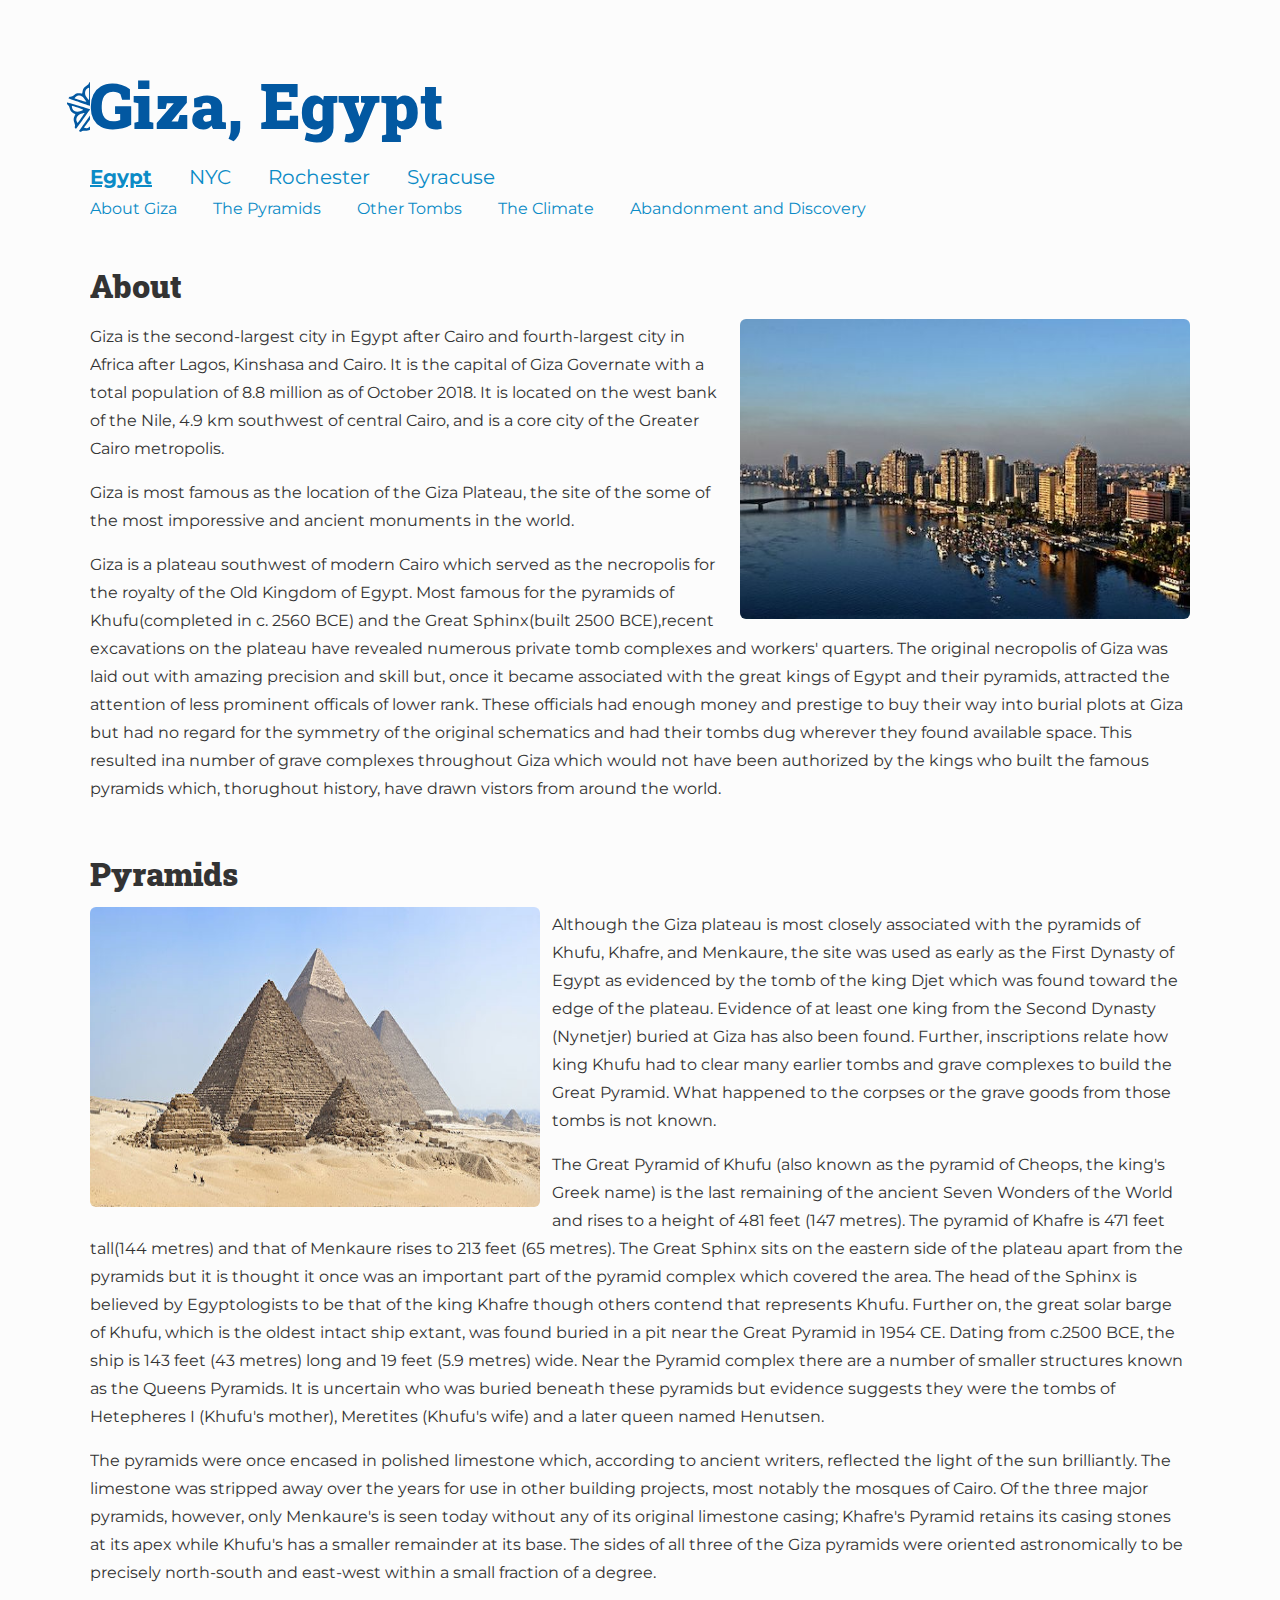
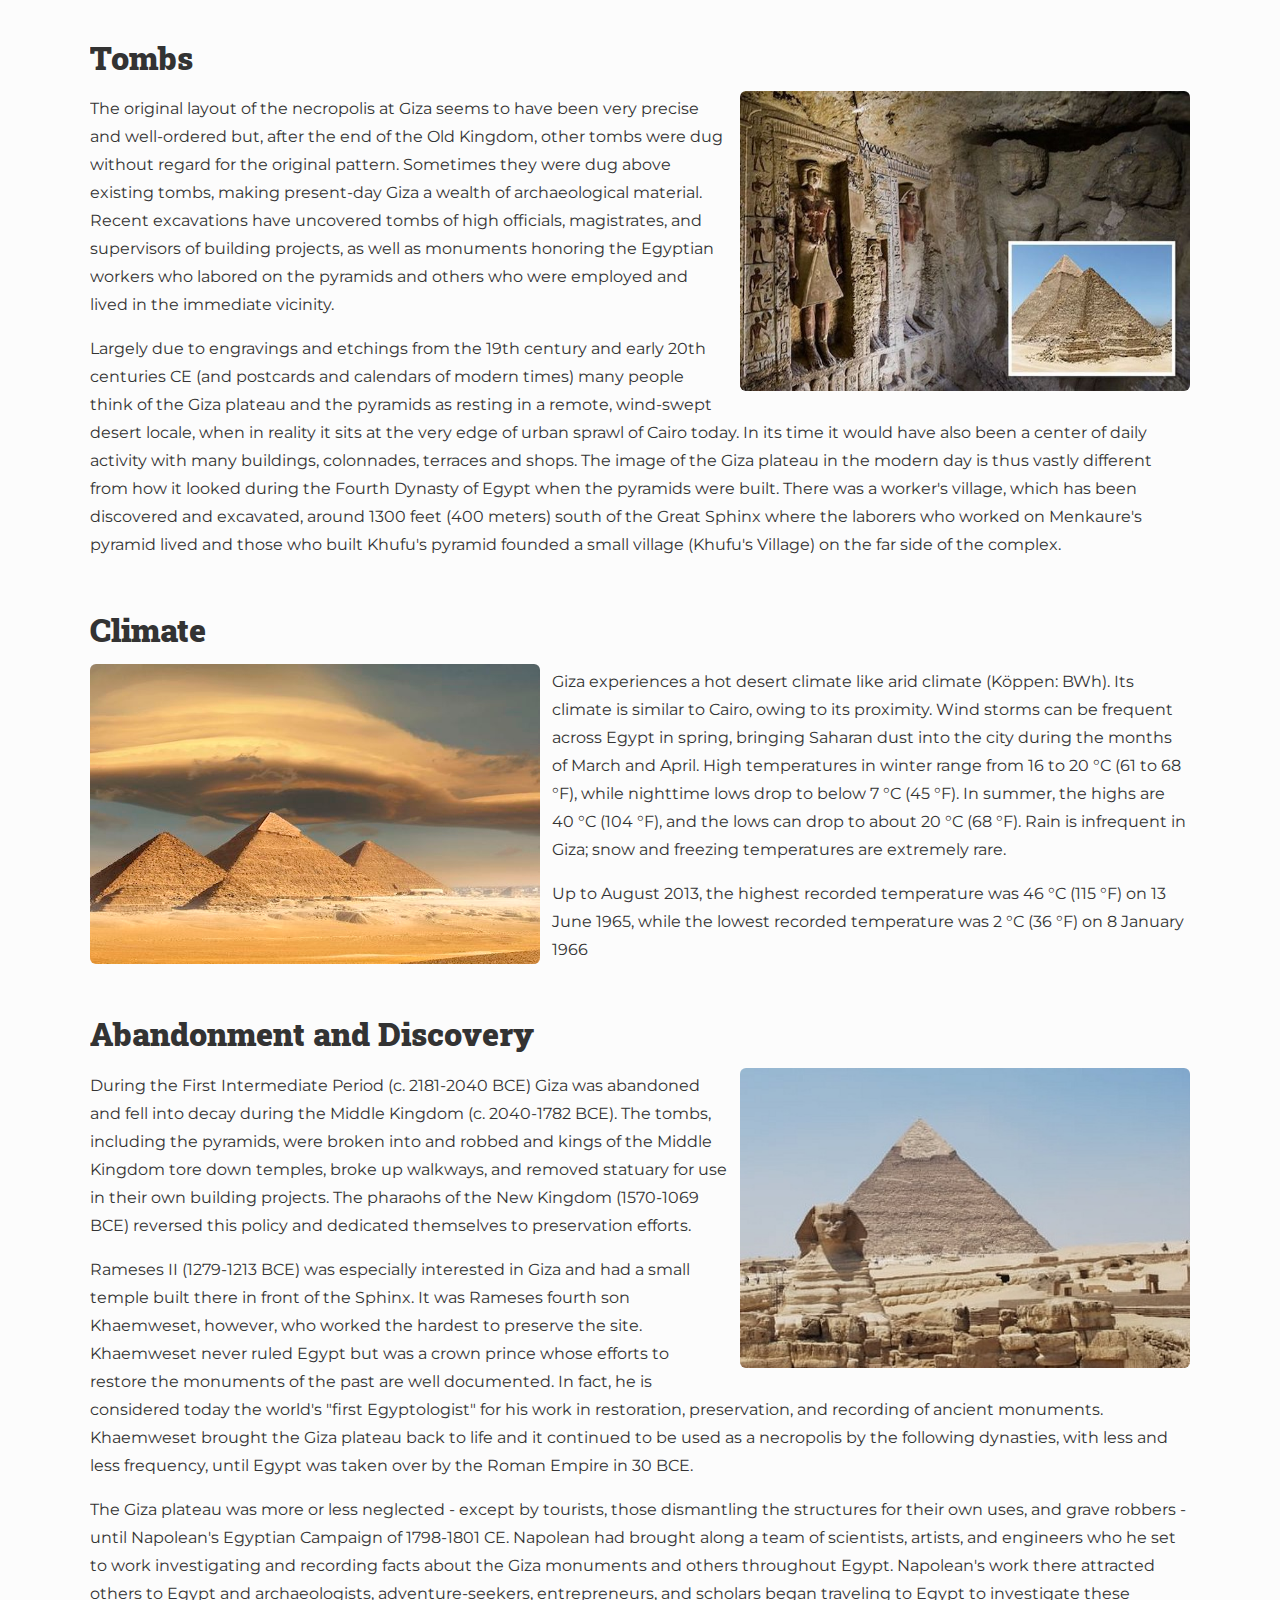
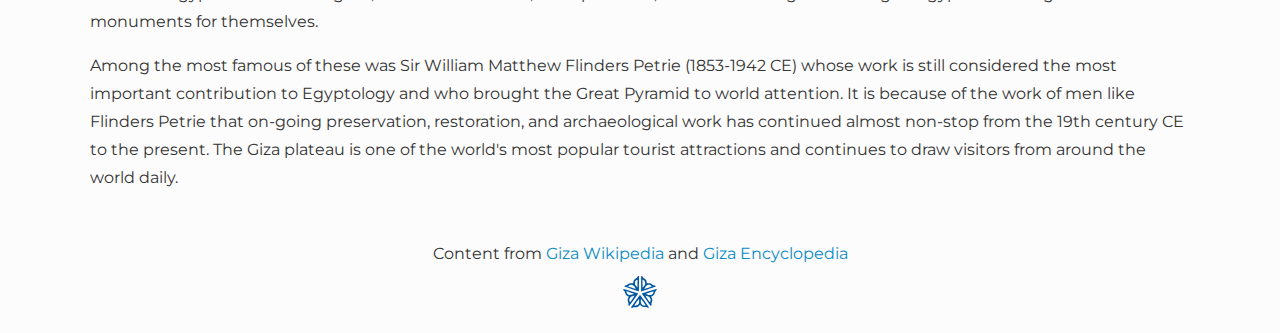
<file: egypt.html>
<!DOCTYPE html>
<html lang="en">
	<head>
		<meta charset="UTF-8">
		<title>Lagos Travel - Egypt</title>
		<link rel="stylesheet" type="text/css" href="css/stylesheet.css">
	</head>
	<body>
		<div class="container">
			<a class="logo" href="."><img src="imgs/logo.svg" alt="Logo"></a>
			<header class="horizontal">
				<h1>Giza, Egypt</h1>
				<nav>
					<ul>
						<li class="active"><a href="#">Egypt</a>
							<ul>
								<li><a href="#about">About Giza</a></li>
								<li><a href="#pyramids">The Pyramids</a></li>
								<li><a href="#tombs">Other Tombs</a></li>
								<li><a href="#climate">The Climate</a></li>
								<li><a href="#abandonment">Abandonment and Discovery</a></li>
							</ul>
						</li>
						<li><a href="./nyc.html">NYC</a>
							<ul>
								<li><a href="./nyc.html#climate">Climate</a></li>
								<li><a href="./nyc.html#people">People</a></li>
								<li><a href="./nyc.html#travel">Travel</a></li>
								<li><a href="./nyc.html#food">Food</a></li>
								<li><a href="./nyc.html#crime">Crime</a></li>
							</ul>
						</li>
						<li><a href="./rochester.html">Rochester</a>
							<ul>
								<li><a href="./rochester.html#overview">Overview</a></li>
								<li><a href="./rochester.html#history">History</a></li>
								<li><a href="./rochester.html#geography">Geography</a></li>
								<li><a href="./rochester.html#education">Education</a></li>
							</ul>
						</li>
						<li><a href="./syracuse.html">Syracuse</a>
							<ul>
  							<li><a href="./syracuse.html#overview">Overview</a></li>
  							<li><a href="./syracuse.html#history">History</a></li>
  							<li><a href="./syracuse.html#geography">Geography</a></li>
  							<li><a href="./syracuse.html#demographics">Demographics</a></li>
  						</ul>
						</li>
					</ul>
				</nav>
			</header>
			<main>
				<section id="about">
					<h2>About</h2>
					<img alt="Giza" class="inset right" src="imgs/egypt-city.jpg">
					<p>
						Giza is the second-largest city in Egypt after Cairo and
						fourth-largest city in Africa after Lagos, Kinshasa and Cairo. It
						is the capital of Giza Governate with a total population of 8.8
						million as of October 2018. It is located on the west bank of the
						Nile, 4.9 km southwest of central Cairo, and is a core city of the
						Greater Cairo metropolis.
					</p>
					<p>
						Giza is most famous as the location of the Giza Plateau, the site
						of the some of the most imporessive and ancient monuments in the
						world.
					</p>
					<p>
						Giza is a plateau southwest of modern Cairo which served as the
						necropolis for the royalty of the Old Kingdom of Egypt. Most
						famous for the pyramids of Khufu(completed in c. 2560 BCE) and the
						Great Sphinx(built 2500 BCE),recent excavations on the plateau
						have revealed numerous private tomb complexes and workers'
						quarters. The original necropolis of Giza was laid out with
						amazing precision and skill but, once it became associated with
						the great kings of Egypt and their pyramids, attracted the
						attention of less prominent officals of lower rank. These
						officials had enough money and prestige to buy their way into
						burial plots at Giza but had no regard for the symmetry of the
						original schematics and had their tombs dug wherever they found
						available space. This resulted ina number of grave complexes
						throughout Giza which would not have been authorized by the kings
						who built the famous pyramids which, thorughout history, have
						drawn vistors from around the world.
					</p>
				</section>
				<section id="pyramids">
					<h2>Pyramids</h2>
					<img class="inset" src="imgs/egypt-pyramids.jpg" alt="Pyramids of Khufu,Khafre, and Menkaure">
					<p>
						Although the Giza plateau is most closely associated with the pyramids
						of Khufu, Khafre, and Menkaure, the site was used as early as the
						First Dynasty of Egypt as evidenced by the tomb of the king Djet which
						was found toward the edge of the plateau. Evidence of at least one
						king from the Second Dynasty (Nynetjer) buried at Giza has also been
						found. Further, inscriptions relate how king Khufu had to clear many
						earlier tombs and grave complexes to build the Great Pyramid. What
						happened to the corpses or the grave goods from those tombs is not
						known.
					</p>
					<p>
						The Great Pyramid of Khufu (also known as the pyramid of Cheops, the
						king's Greek name) is the last remaining of the ancient Seven Wonders
						of the World and rises to a height of 481 feet (147 metres). The
						pyramid of Khafre is 471 feet tall(144 metres) and that of Menkaure
						rises to 213 feet (65 metres). The Great Sphinx sits on the eastern
						side of the plateau apart from the pyramids but it is thought it once
						was an important part of the pyramid complex which covered the area.
						The head of the Sphinx is believed by Egyptologists to be that of the
						king Khafre though others contend that represents Khufu. Further on,
						the great solar barge of Khufu, which is the oldest intact ship
						extant, was found buried in a pit near the Great Pyramid in 1954 CE.
						Dating from c.2500 BCE, the ship is 143 feet (43 metres) long and 19
						feet (5.9 metres) wide. Near the Pyramid complex there are a number of
						smaller structures known as the Queens Pyramids. It is uncertain who
						was buried beneath these pyramids but evidence suggests they were the
						tombs of Hetepheres I (Khufu's mother), Meretites (Khufu's wife) and a
						later queen named Henutsen.
					</p>
					<p>
						The pyramids were once encased in polished limestone which, according
						to ancient writers, reflected the light of the sun brilliantly. The
						limestone was stripped away over the years for use in other building
						projects, most notably the mosques of Cairo. Of the three major
						pyramids, however, only Menkaure's is seen today without any of its
						original limestone casing; Khafre's Pyramid retains its casing stones
						at its apex while Khufu's has a smaller remainder at its base. The
						sides of all three of the Giza pyramids were oriented astronomically
						to be precisely north-south and east-west within a small fraction of a
						degree.
					</p>
				</section>
				<section id="tombs">
					<h2>Tombs</h2>
					<img class="inset right" src="imgs/egypt-tombs.jpg" alt="tombs in Giza, Egypt">
					<p>
						The original layout of the necropolis at Giza seems to have been very
						precise and well-ordered but, after the end of the Old Kingdom, other
						tombs were dug without regard for the original pattern. Sometimes they
						were dug above existing tombs, making present-day Giza a wealth of
						archaeological material. Recent excavations have uncovered tombs of
						high officials, magistrates, and supervisors of building projects, as
						well as monuments honoring the Egyptian workers who labored on the
						pyramids and others who were employed and lived in the immediate
						vicinity.
					</p>
					<p>
						Largely due to engravings and etchings from the 19th century and early
						20th centuries CE (and postcards and calendars of modern times) many
						people think of the Giza plateau and the pyramids as resting in a
						remote, wind-swept desert locale, when in reality it sits at the very
						edge of urban sprawl of Cairo today. In its time it would have also
						been a center of daily activity with many buildings, colonnades,
						terraces and shops. The image of the Giza plateau in the modern day is
						thus vastly different from how it looked during the Fourth Dynasty of
						Egypt when the pyramids were built. There was a worker's village,
						which has been discovered and excavated, around 1300 feet (400 meters)
						south of the Great Sphinx where the laborers who worked on Menkaure's
						pyramid lived and those who built Khufu's pyramid founded a small
						village (Khufu's Village) on the far side of the complex.
					</p>
				</section>
				<section id="climate">
					<h2>Climate</h2>
					<img class="inset" src="imgs/egypt-giza.jpg" alt="Picture showing the pyramids and desert">
					<p>
						Giza experiences a hot desert climate like arid climate (Köppen: BWh).
						Its climate is similar to Cairo, owing to its proximity. Wind storms
						can be frequent across Egypt in spring, bringing Saharan dust into the
						city during the months of March and April. High temperatures in winter
						range from 16 to 20 °C (61 to 68 °F), while nighttime lows drop to
						below 7 °C (45 °F). In summer, the highs are 40 °C (104 °F), and the
						lows can drop to about 20 °C (68 °F). Rain is infrequent in Giza; snow
						and freezing temperatures are extremely rare.
					</p>
					<p>
						Up to August 2013, the highest recorded temperature was 46 °C (115 °F)
						on 13 June 1965, while the lowest recorded temperature was 2 °C (36
						°F) on 8 January 1966
					</p>
				</section>
				<section id="abandonment">
					<h2>Abandonment and Discovery</h2>
					<img class="inset right" src="imgs/egypt-giza2.jpg" alt="Giza pyramids and Sphinx">
					<p>
						During the First Intermediate Period (c. 2181-2040 BCE) Giza was
						abandoned and fell into decay during the Middle Kingdom (c. 2040-1782
						BCE). The tombs, including the pyramids, were broken into and robbed
						and kings of the Middle Kingdom tore down temples, broke up walkways,
						and removed statuary for use in their own building projects. The
						pharaohs of the New Kingdom (1570-1069 BCE) reversed this policy and
						dedicated themselves to preservation efforts.
					</p>
					<p>
						Rameses II (1279-1213 BCE) was especially interested in Giza and had a
						small temple built there in front of the Sphinx. It was Rameses fourth
						son Khaemweset, however, who worked the hardest to preserve the site.
						Khaemweset never ruled Egypt but was a crown prince whose efforts to
						restore the monuments of the past are well documented. In fact, he is
						considered today the world's "first Egyptologist" for his work in
						restoration, preservation, and recording of ancient monuments.
						Khaemweset brought the Giza plateau back to life and it continued to
						be used as a necropolis by the following dynasties, with less and less
						frequency, until Egypt was taken over by the Roman Empire in 30 BCE.
					</p>
					<p>
						The Giza plateau was more or less neglected - except by tourists,
						those dismantling the structures for their own uses, and grave robbers
						- until Napolean's Egyptian Campaign of 1798-1801 CE. Napolean had
						brought along a team of scientists, artists, and engineers who he set
						to work investigating and recording facts about the Giza monuments and
						others throughout Egypt. Napolean's work there attracted others to
						Egypt and archaeologists, adventure-seekers, entrepreneurs, and
						scholars began traveling to Egypt to investigate these monuments for
						themselves.
					</p>
					<p>
						Among the most famous of these was Sir William Matthew Flinders Petrie
						(1853-1942 CE) whose work is still considered the most important
						contribution to Egyptology and who brought the Great Pyramid to world
						attention. It is because of the work of men like Flinders Petrie that
						on-going preservation, restoration, and archaeological work has
						continued almost non-stop from the 19th century CE to the present. The
						Giza plateau is one of the world's most popular tourist attractions
						and continues to draw visitors from around the world daily.
					</p>
				</section>
			</main>
			<footer>
				Content from <a href="https://en.wikipedia.org/wiki/Giza">Giza Wikipedia</a> and <a href="https://www.ancient.eu/giza/">Giza Encyclopedia</a>
				<br>
				<img src="imgs/logo.svg" alt="Logo">
			</footer>
		</div>
	</body>
</html>
</file>
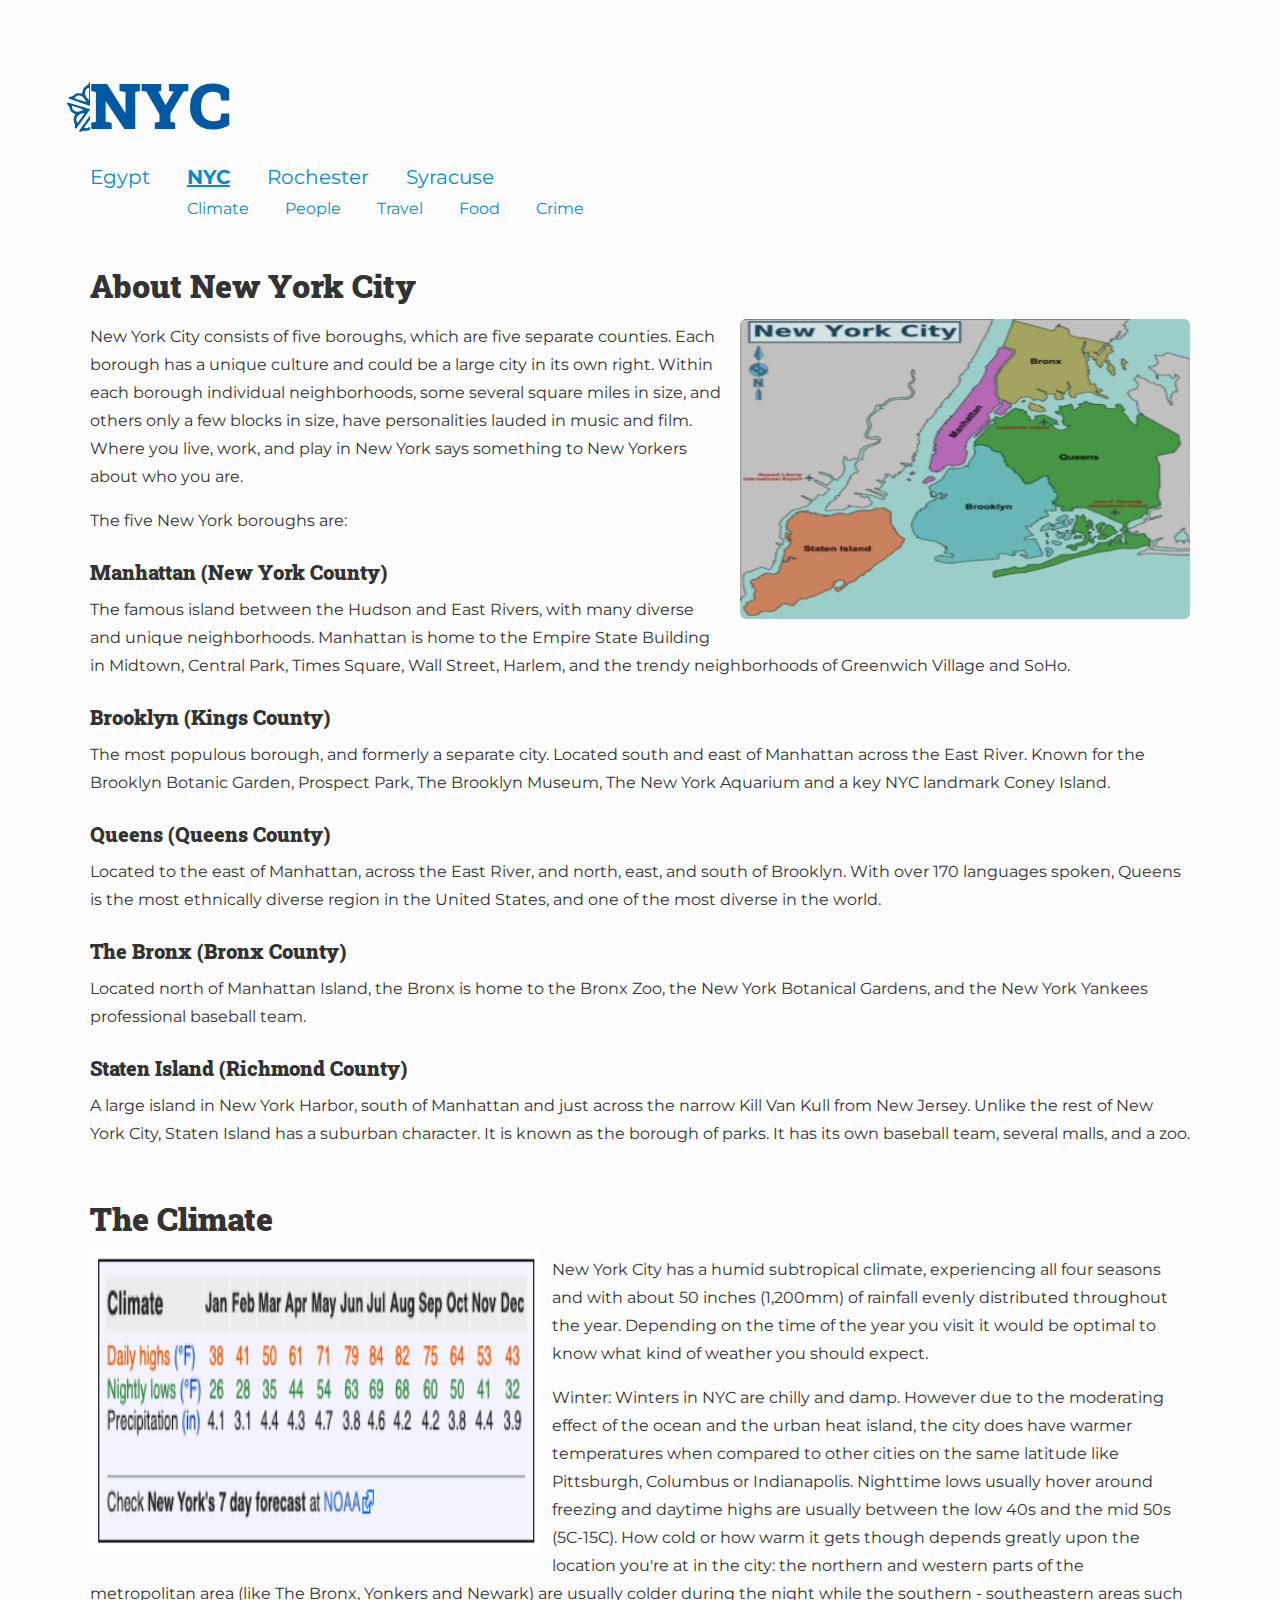
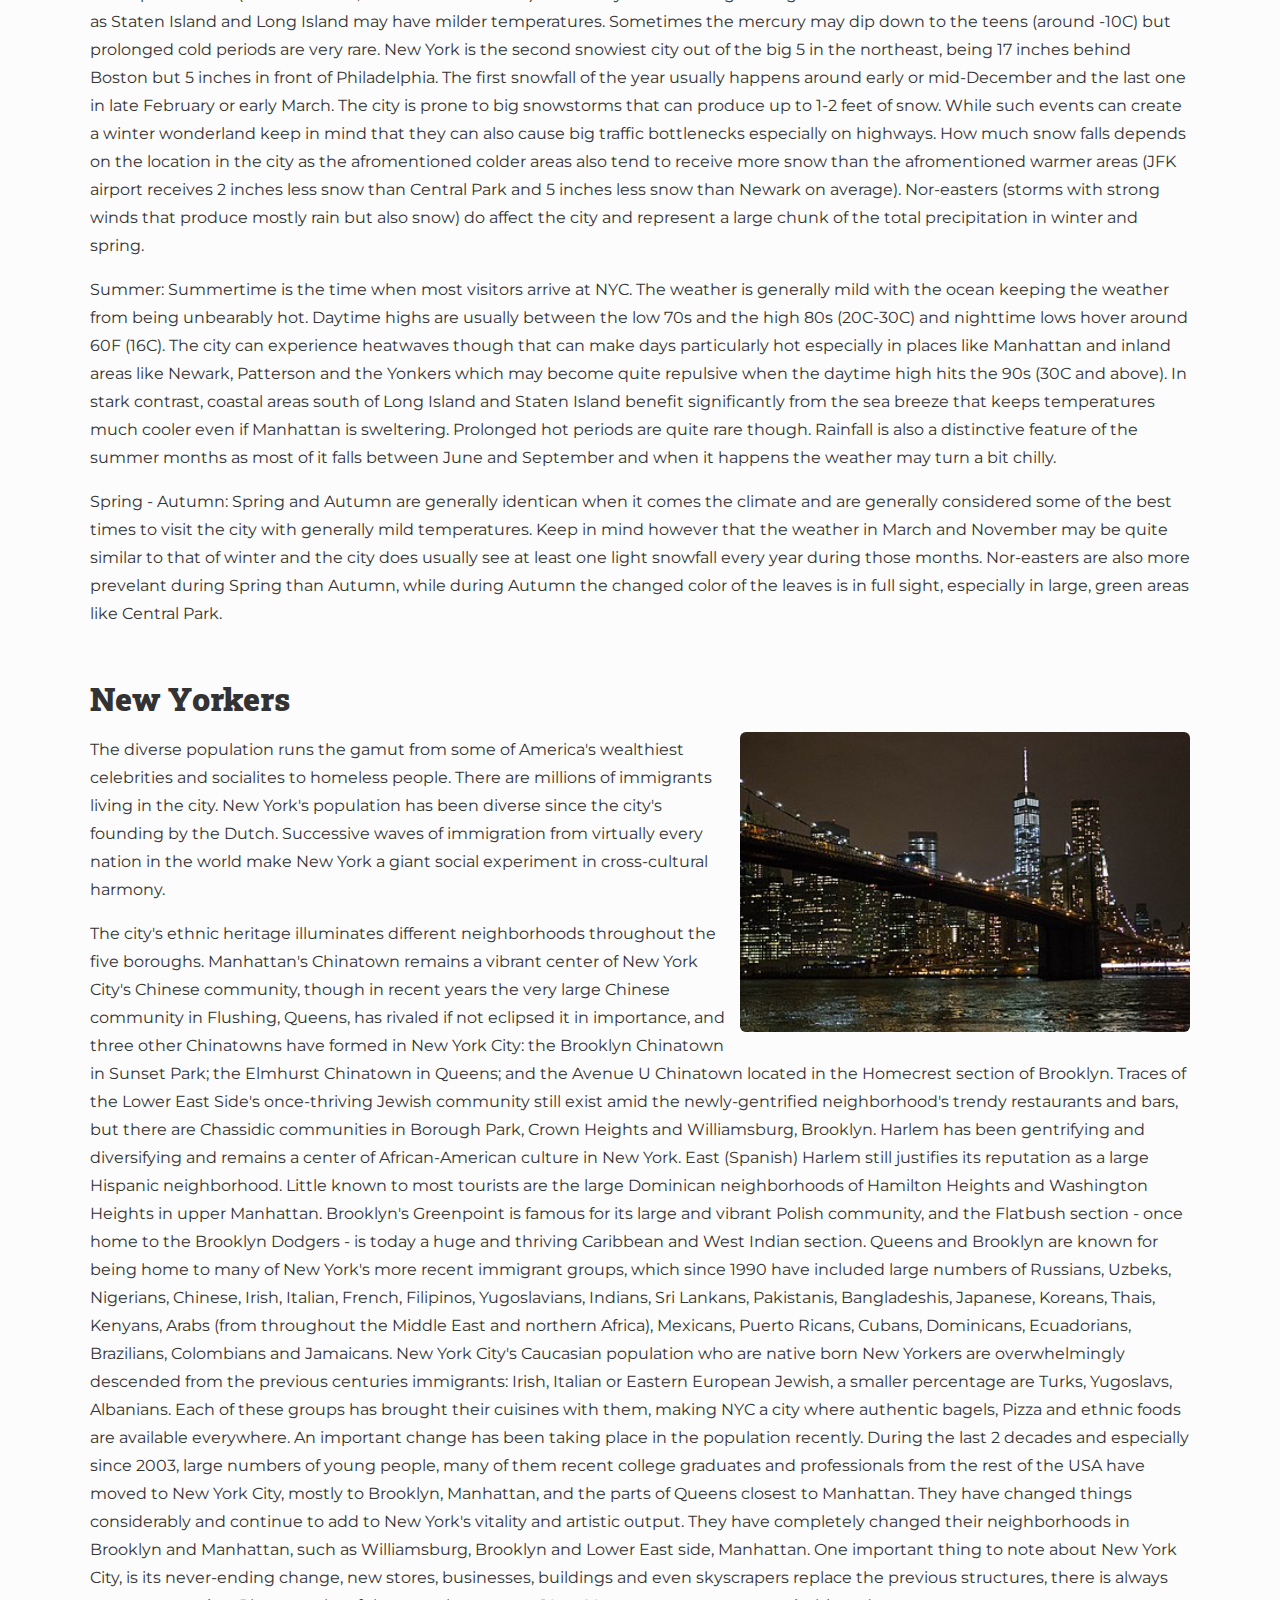
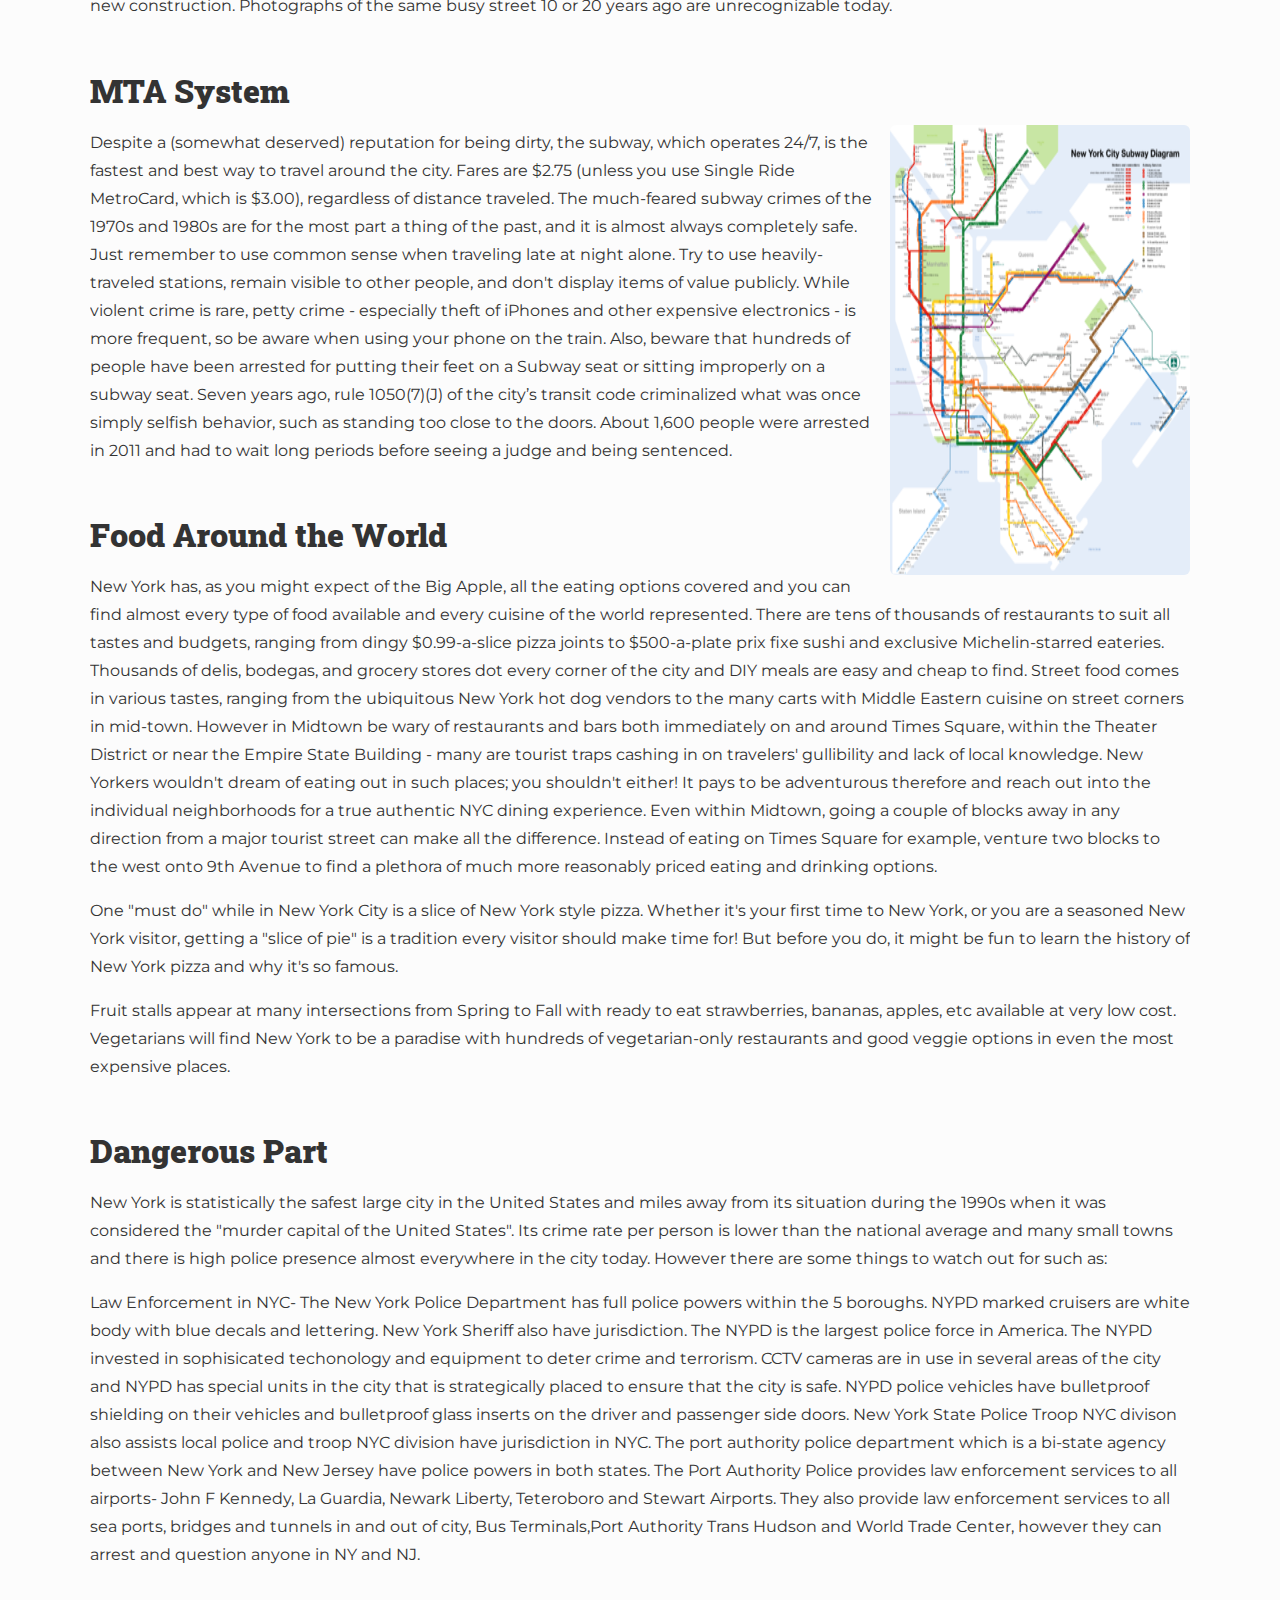
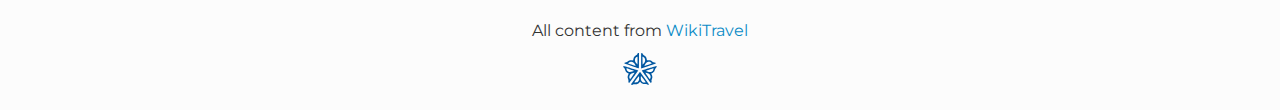
<file: nyc.html>
<!DOCTYPE html>
<html lang="en">
	<head>
		<meta charset="UTF-8">
		<title>Lagos Travel - New York City</title>
		<link rel="stylesheet" type="text/css" href="css/stylesheet.css">
	</head>

	<body>
		<div class="container">
			<a class="logo" href="."><img src="imgs/logo.svg" alt="Logo"></a>
			<header class="horizontal">
				<h1>NYC</h1>
				<nav>
					<ul>
						<li><a href="./egypt.html">Egypt</a>
							<ul>
								<li><a href="./egypt.html#about">About Giza</a></li>
								<li><a href="./egypt.html#pyramids">The Pyramids</a></li>
								<li><a href="./egypt.html#tombs">Other Tombs</a></li>
								<li><a href="./egypt.html#climate">The Climate</a></li>
								<li><a href="./egypt.html#abandonment">Abandonment and Discovery</a></li>
							</ul>
						</li>
						<li class="active"><a href="#">NYC</a>
							<ul>
								<li><a href="#climate">Climate</a></li>
								<li><a href="#people">People</a></li>
								<li><a href="#travel">Travel</a></li>
								<li><a href="#food">Food</a></li>
								<li><a href="#crime">Crime</a></li>
							</ul>
						</li>
						<li><a href="./rochester.html">Rochester</a>
							<ul>
								<li><a href="./rochester.html#overview">Overview</a></li>
								<li><a href="./rochester.html#history">History</a></li>
								<li><a href="./rochester.html#geography">Geography</a></li>
								<li><a href="./rochester.html#education">Education</a></li>
							</ul>
						</li>
						<li><a href="./syracuse.html">Syracuse</a>
							<ul>
  							<li><a href="./syracuse.html#overview">Overview</a></li>
  							<li><a href="./syracuse.html#history">History</a></li>
  							<li><a href="./syracuse.html#geography">Geography</a></li>
  							<li><a href="./syracuse.html#demographics">Demographics</a></li>
  						</ul>
						</li>
					</ul>
				</nav>
			</header>
			<main>
				<section id="nyc">
					<h2>About New York City</h2>
					<img class="inset right" src="imgs/nyc-pic1.png" alt="NYC Map">
					<p>
						New York City consists of five boroughs, which are five separate counties. Each borough has a unique culture and could be a large city in its own right. Within each borough individual neighborhoods, some several square miles in size, and others only a few blocks in size, have personalities lauded in music and film. Where you live, work, and play in New York says something to New Yorkers about who you are.
					</p><p>
						The five New York boroughs are:
					</p>
					<h3>Manhattan (New York County)</h3>
					<p>
						The famous island between the Hudson and East Rivers, with many diverse and unique neighborhoods. Manhattan is home to the Empire State Building in Midtown, Central Park, Times Square, Wall Street, Harlem, and the trendy neighborhoods of Greenwich Village and SoHo.
					</p>
					<h3>Brooklyn (Kings County)</h3>
					<p>
						The most populous borough, and formerly a separate city. Located south and east of Manhattan across the East River. Known for the Brooklyn Botanic Garden, Prospect Park, The Brooklyn Museum, The New York Aquarium and a key NYC landmark Coney Island.
					</p>
					<h3>Queens (Queens County)</h3>
					<p>
						Located to the east of Manhattan, across the East River, and north, east, and south of Brooklyn. With over 170 languages spoken, Queens is the most ethnically diverse region in the United States, and one of the most diverse in the world.
					</p>
					<h3>The Bronx (Bronx County)</h3>
					<p>
						Located north of Manhattan Island, the Bronx is home to the Bronx Zoo, the New York Botanical Gardens, and the New York Yankees professional baseball team.
					</p>
					<h3>Staten Island (Richmond County)</h3>
					<p>
						A large island in New York Harbor, south of Manhattan and just across the narrow Kill Van Kull from New Jersey. Unlike the rest of New York City, Staten Island has a suburban character. It is known as the borough of parks. It has its own baseball team, several malls, and a zoo.
					</p>
				</section>

				<section id="climate">
					<h2>The Climate</h2>
					<img class="inset" src="imgs/nyc-pic2.png" alt="NYC Climate" width="600" height="200">
					<p>
						New York City has a humid subtropical climate, experiencing all four seasons and with about 50 inches (1,200mm) of rainfall evenly distributed throughout the year. Depending on the time of the year you visit it would be optimal to know what kind of weather you should expect.
					</p>
					<p>
						Winter: Winters in NYC are chilly and damp. However due to the moderating effect of the ocean and the urban heat island, the city does have warmer temperatures when compared to other cities on the same latitude like Pittsburgh, Columbus or Indianapolis. Nighttime lows usually hover around freezing and daytime highs are usually between the low 40s and the mid 50s (5C-15C). How cold or how warm it gets though depends greatly upon the location you're at in the city: the northern and western parts of the metropolitan area (like The Bronx, Yonkers and Newark) are usually colder during the night while the southern - southeastern areas such as Staten Island and Long Island may have milder temperatures. Sometimes the mercury may dip down to the teens (around -10C) but prolonged cold periods are very rare. New York is the second snowiest city out of the big 5 in the northeast, being 17 inches behind Boston but 5 inches in front of Philadelphia. The first snowfall of the year usually happens around early or mid-December and the last one in late February or early March. The city is prone to big snowstorms that can produce up to 1-2 feet of snow. While such events can create a winter wonderland keep in mind that they can also cause big traffic bottlenecks especially on highways. How much snow falls depends on the location in the city as the afromentioned colder areas also tend to receive more snow than the afromentioned warmer areas (JFK airport receives 2 inches less snow than Central Park and 5 inches less snow than Newark on average). Nor-easters (storms with strong winds that produce mostly rain but also snow) do affect the city and represent a large chunk of the total precipitation in winter and spring.
					</p>
					<p>
						Summer: Summertime is the time when most visitors arrive at NYC. The weather is generally mild with the ocean keeping the weather from being unbearably hot. Daytime highs are usually between the low 70s and the high 80s (20C-30C) and nighttime lows hover around 60F (16C). The city can experience heatwaves though that can make days particularly hot especially in places like Manhattan and inland areas like Newark, Patterson and the Yonkers which may become quite repulsive when the daytime high hits the 90s (30C and above). In stark contrast, coastal areas south of Long Island and Staten Island benefit significantly from the sea breeze that keeps temperatures much cooler even if Manhattan is sweltering. Prolonged hot periods are quite rare though. Rainfall is also a distinctive feature of the summer months as most of it falls between June and September and when it happens the weather may turn a bit chilly.
					</p><p>
						Spring - Autumn: Spring and Autumn are generally identican when it comes the climate and are generally considered some of the best times to visit the city with generally mild temperatures. Keep in mind however that the weather in March and November may be quite similar to that of winter and the city does usually see at least one light snowfall every year during those months. Nor-easters are also more prevelant during Spring than Autumn, while during Autumn the changed color of the leaves is in full sight, especially in large, green areas like Central Park.
					</p>
				</section>

				<section id="people">
					<h2>New Yorkers</h2>
					<img class="inset right" src="imgs/nyc-pic3.jpg" alt="NYC Climate">
					<p>
						The diverse population runs the gamut from some of America's wealthiest celebrities and socialites to homeless people. There are millions of immigrants living in the city. New York's population has been diverse since the city's founding by the Dutch. Successive waves of immigration from virtually every nation in the world make New York a giant social experiment in cross-cultural harmony.
					</p><p>
						The city's ethnic heritage illuminates different neighborhoods throughout the five boroughs. Manhattan's Chinatown remains a vibrant center of New York City's Chinese community, though in recent years the very large Chinese community in Flushing, Queens, has rivaled if not eclipsed it in importance, and three other Chinatowns have formed in New York City: the Brooklyn Chinatown in Sunset Park; the Elmhurst Chinatown in Queens; and the Avenue U Chinatown located in the Homecrest section of Brooklyn. Traces of the Lower East Side's once-thriving Jewish community still exist amid the newly-gentrified neighborhood's trendy restaurants and bars, but there are Chassidic communities in Borough Park, Crown Heights and Williamsburg, Brooklyn. Harlem has been gentrifying and diversifying and remains a center of African-American culture in New York. East (Spanish) Harlem still justifies its reputation as a large Hispanic neighborhood. Little known to most tourists are the large Dominican neighborhoods of Hamilton Heights and Washington Heights in upper Manhattan. Brooklyn's Greenpoint is famous for its large and vibrant Polish community, and the Flatbush section - once home to the Brooklyn Dodgers - is today a huge and thriving Caribbean and West Indian section. Queens and Brooklyn are known for being home to many of New York's more recent immigrant groups, which since 1990 have included large numbers of Russians, Uzbeks, Nigerians, Chinese, Irish, Italian, French, Filipinos, Yugoslavians, Indians, Sri Lankans, Pakistanis, Bangladeshis, Japanese, Koreans, Thais, Kenyans, Arabs (from throughout the Middle East and northern Africa), Mexicans, Puerto Ricans, Cubans, Dominicans, Ecuadorians, Brazilians, Colombians and Jamaicans. New York City's Caucasian population who are native born New Yorkers are overwhelmingly descended from the previous centuries immigrants: Irish, Italian or Eastern European Jewish, a smaller percentage are Turks, Yugoslavs, Albanians. Each of these groups has brought their cuisines with them, making NYC a city where authentic bagels, Pizza and ethnic foods are available everywhere. An important change has been taking place in the population recently. During the last 2 decades and especially since 2003, large numbers of young people, many of them recent college graduates and professionals from the rest of the USA have moved to New York City, mostly to Brooklyn, Manhattan, and the parts of Queens closest to Manhattan. They have changed things considerably and continue to add to New York's vitality and artistic output. They have completely changed their neighborhoods in Brooklyn and Manhattan, such as Williamsburg, Brooklyn and Lower East side, Manhattan. One important thing to note about New York City, is its never-ending change, new stores, businesses, buildings and even skyscrapers replace the previous structures, there is always new construction. Photographs of the same busy street 10 or 20 years ago are unrecognizable today.
					</p>
				</section>

				<section id="travel">
					<h2>MTA System</h2>
					<img class="inset right vertical-img" src="imgs/nyc-pic4.png" alt="NYC Climate">
					<p>
						Despite a (somewhat deserved) reputation for being dirty, the subway, which operates 24/7, is the fastest and best way to travel around the city. Fares are $2.75 (unless you use Single Ride MetroCard, which is $3.00), regardless of distance traveled. The much-feared subway crimes of the 1970s and 1980s are for the most part a thing of the past, and it is almost always completely safe. Just remember to use common sense when traveling late at night alone. Try to use heavily-traveled stations, remain visible to other people, and don't display items of value publicly. While violent crime is rare, petty crime - especially theft of iPhones and other expensive electronics - is more frequent, so be aware when using your phone on the train. Also, beware that hundreds of people have been arrested for putting their feet on a Subway seat or sitting improperly on a subway seat. Seven years ago, rule 1050(7)(J) of the city’s transit code criminalized what was once simply selfish behavior, such as standing too close to the doors. About 1,600 people were arrested in 2011 and had to wait long periods before seeing a judge and being sentenced.
					</p>
				</section>

				<section id="food">
					<h2>Food Around the World</h2>

					<p>
						New York has, as you might expect of the Big Apple, all the eating options covered and you can find almost every type of food available and every cuisine of the world represented. There are tens of thousands of restaurants to suit all tastes and budgets, ranging from dingy $0.99-a-slice pizza joints to $500-a-plate prix fixe sushi and exclusive Michelin-starred eateries. Thousands of delis, bodegas, and grocery stores dot every corner of the city and DIY meals are easy and cheap to find. Street food comes in various tastes, ranging from the ubiquitous New York hot dog vendors to the many carts with Middle Eastern cuisine on street corners in mid-town. However in Midtown be wary of restaurants and bars both immediately on and around Times Square, within the Theater District or near the Empire State Building - many are tourist traps cashing in on travelers' gullibility and lack of local knowledge. New Yorkers wouldn't dream of eating out in such places; you shouldn't either! It pays to be adventurous therefore and reach out into the individual neighborhoods for a true authentic NYC dining experience. Even within Midtown, going a couple of blocks away in any direction from a major tourist street can make all the difference. Instead of eating on Times Square for example, venture two blocks to the west onto 9th Avenue to find a plethora of much more reasonably priced eating and drinking options.
					</p><p>
						One "must do" while in New York City is a slice of New York style pizza. Whether it's your first time to New York, or you are a seasoned New York visitor, getting a "slice of pie" is a tradition every visitor should make time for! But before you do, it might be fun to learn the history of New York pizza and why it's so famous.
					</p><p>
						Fruit stalls appear at many intersections from Spring to Fall with ready to eat strawberries, bananas, apples, etc available at very low cost. Vegetarians will find New York to be a paradise with hundreds of vegetarian-only restaurants and good veggie options in even the most expensive places.
					</p>
				</section>

				<section id="crime">
					<h2>Dangerous Part</h2>
					<p>
						New York is statistically the safest large city in the United States and miles away from its situation during the 1990s when it was considered the "murder capital of the United States". Its crime rate per person is lower than the national average and many small towns and there is high police presence almost everywhere in the city today. However there are some things to watch out for such as:
					</p><p>
						Law Enforcement in NYC- The New York Police Department has full police powers within the 5 boroughs. NYPD marked cruisers are white body with blue decals and lettering. New York Sheriff also have jurisdiction. The NYPD is the largest police force in America. The NYPD invested in sophisicated techonology and equipment to deter crime and terrorism. CCTV cameras are in use in several areas of the city and NYPD has special units in the city that is strategically placed to ensure that the city is safe. NYPD police vehicles have bulletproof shielding on their vehicles and bulletproof glass inserts on the driver and passenger side doors. New York State Police Troop NYC divison also assists local police and troop NYC division have jurisdiction in NYC. The port authority police department which is a bi-state agency between New York and New Jersey have police powers in both states. The Port Authority Police provides law enforcement services to all airports- John F Kennedy, La Guardia, Newark Liberty, Teteroboro and Stewart Airports. They also provide law enforcement services to all sea ports, bridges and tunnels in and out of city, Bus Terminals,Port Authority Trans Hudson and World Trade Center, however they can arrest and question anyone in NY and NJ.
					</p>
				</section>
			</main>
			<footer>
				All content from <a href="https://wikitravel.org/en/New_York_City">WikiTravel</a>
				<br>
				<img src="imgs/logo.svg" alt="Logo">
			</footer>
		</div>
	</body>
</html>
</file>
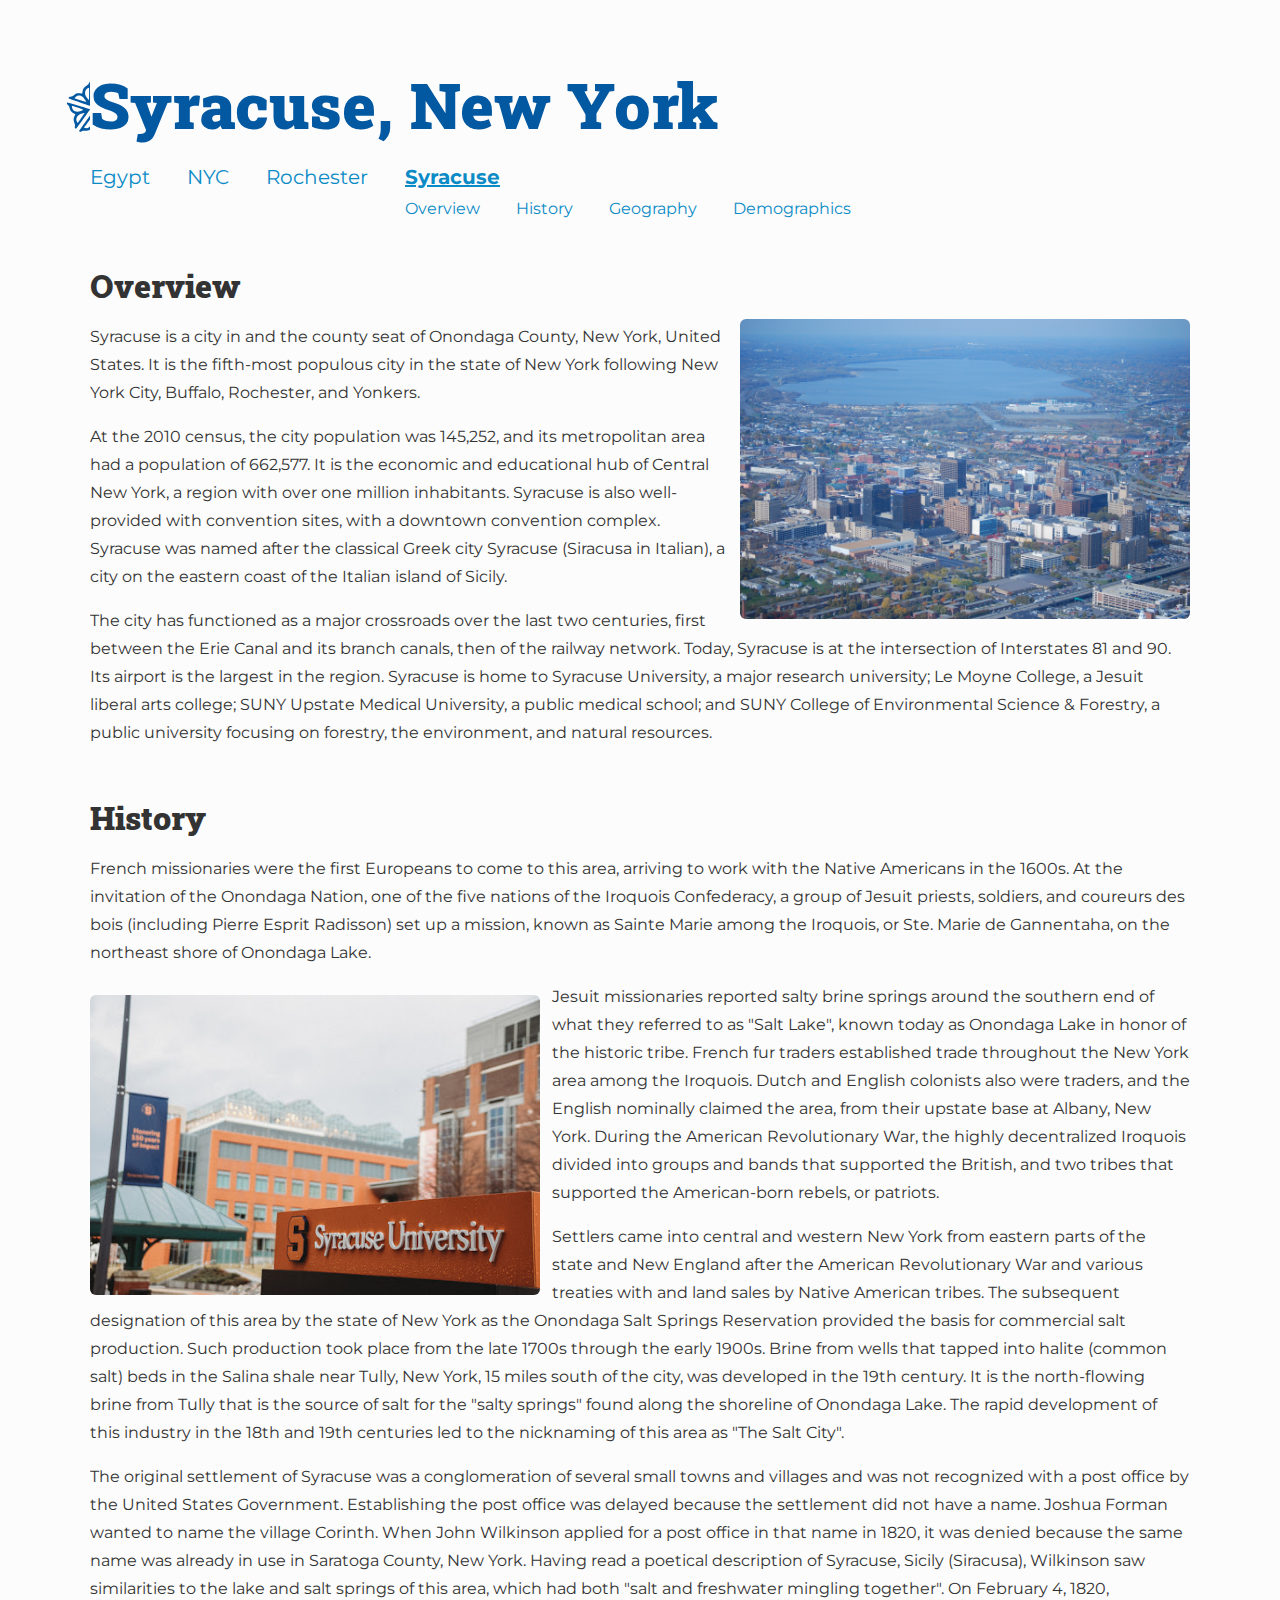
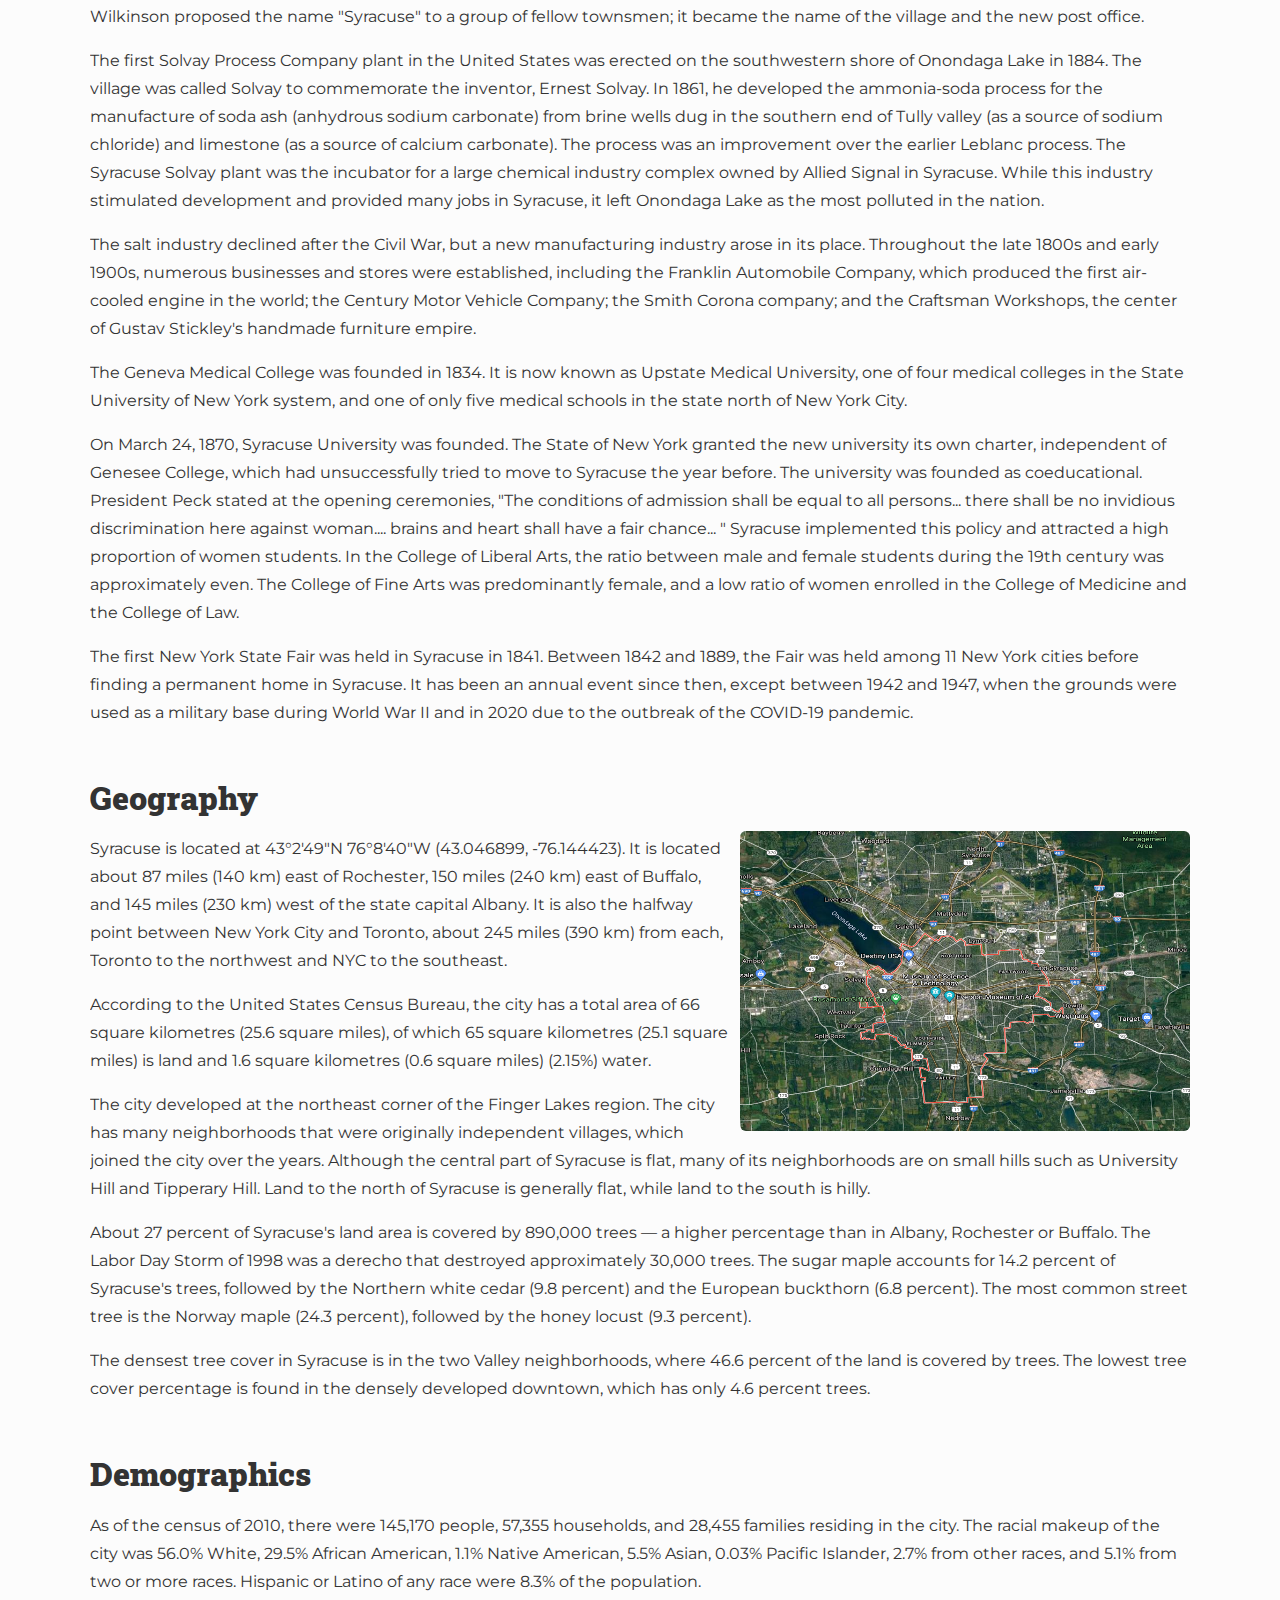
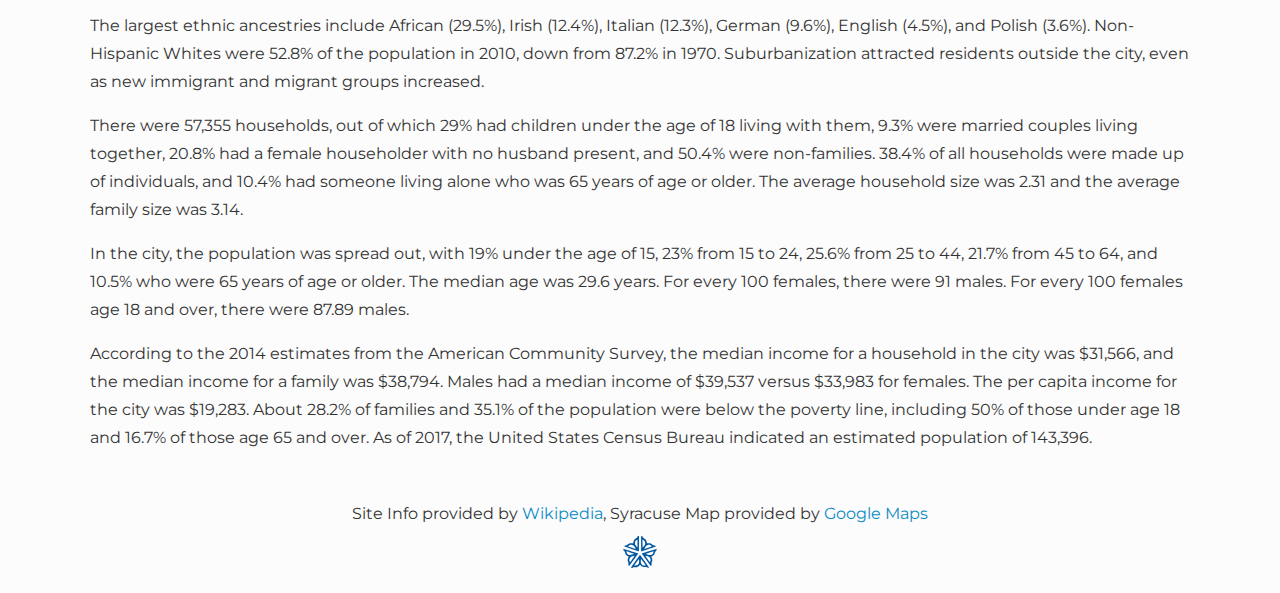
<file: syracuse.html>
<!DOCTYPE html>
<html lang="en">
	<head>
		<meta charset="utf-8">
		<title>Lagos Travel - Syracuse</title>
		<link rel="stylesheet" type="text/css" href="css/stylesheet.css">
	</head>
	<body>
		<div class="container">
			<a class="logo" href="."><img src="imgs/logo.svg" alt="Logo"></a>
			<header class="horizontal">
  			<h1>Syracuse, New York</h1>
				<nav>
					<ul>
						<li><a href="./egypt.html">Egypt</a>
							<ul>
								<li><a href="./egypt.html#about">About Giza</a></li>
								<li><a href="./egypt.html#pyramids">The Pyramids</a></li>
								<li><a href="./egypt.html#tombs">Other Tombs</a></li>
								<li><a href="./egypt.html#climate">The Climate</a></li>
								<li><a href="./egypt.html#abandonment">Abandonment and Discovery</a></li>
							</ul>
						</li>
						<li><a href="./nyc.html">NYC</a>
							<ul>
								<li><a href="./nyc.html#climate">Climate</a></li>
								<li><a href="./nyc.html#people">People</a></li>
								<li><a href="./nyc.html#travel">Travel</a></li>
								<li><a href="./nyc.html#food">Food</a></li>
								<li><a href="./nyc.html#crime">Crime</a></li>
							</ul>
						</li>
						<li><a href="./rochester.html">Rochester</a>
							<ul>
								<li><a href="./rochester.html#overview">Overview</a></li>
								<li><a href="./rochester.html#history">History</a></li>
								<li><a href="./rochester.html#geography">Geography</a></li>
								<li><a href="./rochester.html#education">Education</a></li>
							</ul>
						</li>
						<li class="active"><a href="#">Syracuse</a>
							<ul>
  							<li><a href="#overview">Overview</a></li>
  							<li><a href="#history">History</a></li>
  							<li><a href="#geography">Geography</a></li>
  							<li><a href="#demographics">Demographics</a></li>
  						</ul>
						</li>
					</ul>
				</nav>
			</header>
			<main>
  			<section id="overview">
		  		<h2>Overview</h2>
		  		<img class="inset right" src="imgs/syracuse-syr.jpg" alt="Syracuse">
		  		<p>Syracuse is a city in and the county seat of Onondaga County, New York, United States. It is the fifth-most populous city in the state of New York following New York City, Buffalo, Rochester, and Yonkers.</p>
				<p>At the 2010 census, the city population was 145,252, and its metropolitan area had a population of 662,577. It is the economic and educational hub of Central New York, a region with over one million inhabitants. Syracuse is also well-provided with convention sites, with a downtown convention complex. Syracuse was named after the classical Greek city Syracuse (Siracusa in Italian), a city on the eastern coast of the Italian island of Sicily.</p>
				<p>The city has functioned as a major crossroads over the last two centuries, first between the Erie Canal and its branch canals, then of the railway network. Today, Syracuse is at the intersection of Interstates 81 and 90. Its airport is the largest in the region. Syracuse is home to Syracuse University, a major research university; Le Moyne College, a Jesuit liberal arts college; SUNY Upstate Medical University, a public medical school; and SUNY College of Environmental Science & Forestry, a public university focusing on forestry, the environment, and natural resources.</p>
				</section>
				<section id="history">
					<h2>History</h2>
					<p>French missionaries were the first Europeans to come to this area, arriving to work with the Native Americans in the 1600s. At the invitation of the Onondaga Nation, one of the five nations of the Iroquois Confederacy, a group of Jesuit priests, soldiers, and coureurs des bois (including Pierre Esprit Radisson) set up a mission, known as Sainte Marie among the Iroquois, or Ste. Marie de Gannentaha, on the northeast shore of Onondaga Lake.</p>
					<img class="inset" src="imgs/syracuse-syruni.jpg" alt="Syracuse University">
					<p>Jesuit missionaries reported salty brine springs around the southern end of what they referred to as "Salt Lake", known today as Onondaga Lake in honor of the historic tribe. French fur traders established trade throughout the New York area among the Iroquois. Dutch and English colonists also were traders, and the English nominally claimed the area, from their upstate base at Albany, New York. During the American Revolutionary War, the highly decentralized Iroquois divided into groups and bands that supported the British, and two tribes that supported the American-born rebels, or patriots.</p>
					<p>Settlers came into central and western New York from eastern parts of the state and New England after the American Revolutionary War and various treaties with and land sales by Native American tribes. The subsequent designation of this area by the state of New York as the Onondaga Salt Springs Reservation provided the basis for commercial salt production. Such production took place from the late 1700s through the early 1900s. Brine from wells that tapped into halite (common salt) beds in the Salina shale near Tully, New York, 15 miles south of the city, was developed in the 19th century. It is the north-flowing brine from Tully that is the source of salt for the "salty springs" found along the shoreline of Onondaga Lake. The rapid development of this industry in the 18th and 19th centuries led to the nicknaming of this area as "The Salt City".</p>
					<p>The original settlement of Syracuse was a conglomeration of several small towns and villages and was not recognized with a post office by the United States Government. Establishing the post office was delayed because the settlement did not have a name. Joshua Forman wanted to name the village Corinth. When John Wilkinson applied for a post office in that name in 1820, it was denied because the same name was already in use in Saratoga County, New York. Having read a poetical description of Syracuse, Sicily (Siracusa), Wilkinson saw similarities to the lake and salt springs of this area, which had both "salt and freshwater mingling together". On February 4, 1820, Wilkinson proposed the name "Syracuse" to a group of fellow townsmen; it became the name of the village and the new post office.</p>
					<p>The first Solvay Process Company plant in the United States was erected on the southwestern shore of Onondaga Lake in 1884. The village was called Solvay to commemorate the inventor, Ernest Solvay. In 1861, he developed the ammonia-soda process for the manufacture of soda ash (anhydrous sodium carbonate) from brine wells dug in the southern end of Tully valley (as a source of sodium chloride) and limestone (as a source of calcium carbonate). The process was an improvement over the earlier Leblanc process. The Syracuse Solvay plant was the incubator for a large chemical industry complex owned by Allied Signal in Syracuse. While this industry stimulated development and provided many jobs in Syracuse, it left Onondaga Lake as the most polluted in the nation.</p>
					<p>The salt industry declined after the Civil War, but a new manufacturing industry arose in its place. Throughout the late 1800s and early 1900s, numerous businesses and stores were established, including the Franklin Automobile Company, which produced the first air-cooled engine in the world; the Century Motor Vehicle Company; the Smith Corona company; and the Craftsman Workshops, the center of Gustav Stickley's handmade furniture empire.</p>
					<p>The Geneva Medical College was founded in 1834. It is now known as Upstate Medical University, one of four medical colleges in the State University of New York system, and one of only five medical schools in the state north of New York City.</p>
					<p>On March 24, 1870, Syracuse University was founded. The State of New York granted the new university its own charter, independent of Genesee College, which had unsuccessfully tried to move to Syracuse the year before. The university was founded as coeducational. President Peck stated at the opening ceremonies, "The conditions of admission shall be equal to all persons... there shall be no invidious discrimination here against woman.... brains and heart shall have a fair chance... " Syracuse implemented this policy and attracted a high proportion of women students. In the College of Liberal Arts, the ratio between male and female students during the 19th century was approximately even. The College of Fine Arts was predominantly female, and a low ratio of women enrolled in the College of Medicine and the College of Law.</p>
					<p>The first New York State Fair was held in Syracuse in 1841. Between 1842 and 1889, the Fair was held among 11 New York cities before finding a permanent home in Syracuse. It has been an annual event since then, except between 1942 and 1947, when the grounds were used as a military base during World War II and in 2020 due to the outbreak of the COVID-19 pandemic.</p>
				</section>
				<section id="geography">
					<h2>Geography</h2>
					<img class="inset right" src="imgs/syracuse-map.png" alt="Map of Syracuse">
					<p>Syracuse is located at 43°2′49″N 76°8′40″W (43.046899, -76.144423). It is located about 87 miles (140 km) east of Rochester, 150 miles (240 km) east of Buffalo, and 145 miles (230 km) west of the state capital Albany. It is also the halfway point between New York City and Toronto, about 245 miles (390 km) from each, Toronto to the northwest and NYC to the southeast.</p>
					<p>According to the United States Census Bureau, the city has a total area of 66 square kilometres (25.6 square miles), of which 65 square kilometres (25.1 square miles) is land and 1.6 square kilometres (0.6 square miles) (2.15%) water.</p>
					<p>The city developed at the northeast corner of the Finger Lakes region. The city has many neighborhoods that were originally independent villages, which joined the city over the years. Although the central part of Syracuse is flat, many of its neighborhoods are on small hills such as University Hill and Tipperary Hill. Land to the north of Syracuse is generally flat, while land to the south is hilly.</p>
					<p>About 27 percent of Syracuse's land area is covered by 890,000 trees — a higher percentage than in Albany, Rochester or Buffalo. The Labor Day Storm of 1998 was a derecho that destroyed approximately 30,000 trees. The sugar maple accounts for 14.2 percent of Syracuse's trees, followed by the Northern white cedar (9.8 percent) and the European buckthorn (6.8 percent). The most common street tree is the Norway maple (24.3 percent), followed by the honey locust (9.3 percent).</p>
					<p>The densest tree cover in Syracuse is in the two Valley neighborhoods, where 46.6 percent of the land is covered by trees. The lowest tree cover percentage is found in the densely developed downtown, which has only 4.6 percent trees.</p>
				</section>
				<section id="demographics">
					<h2>Demographics</h2>
					<p>As of the census of 2010, there were 145,170 people, 57,355 households, and 28,455 families residing in the city. The racial makeup of the city was 56.0% White, 29.5% African American, 1.1% Native American, 5.5% Asian, 0.03% Pacific Islander, 2.7% from other races, and 5.1% from two or more races. Hispanic or Latino of any race were 8.3% of the population.</p>
					<p>The largest ethnic ancestries include African (29.5%), Irish (12.4%), Italian (12.3%), German (9.6%), English (4.5%), and Polish (3.6%). Non-Hispanic Whites were 52.8% of the population in 2010, down from 87.2% in 1970. Suburbanization attracted residents outside the city, even as new immigrant and migrant groups increased.</p>
					<p>There were 57,355 households, out of which 29% had children under the age of 18 living with them, 9.3% were married couples living together, 20.8% had a female householder with no husband present, and 50.4% were non-families. 38.4% of all households were made up of individuals, and 10.4% had someone living alone who was 65 years of age or older. The average household size was 2.31 and the average family size was 3.14.</p>
					<p>In the city, the population was spread out, with 19% under the age of 15, 23% from 15 to 24, 25.6% from 25 to 44, 21.7% from 45 to 64, and 10.5% who were 65 years of age or older. The median age was 29.6 years. For every 100 females, there were 91 males. For every 100 females age 18 and over, there were 87.89 males.</p>
					<p>According to the 2014 estimates from the American Community Survey, the median income for a household in the city was $31,566, and the median income for a family was $38,794. Males had a median income of $39,537 versus $33,983 for females. The per capita income for the city was $19,283. About 28.2% of families and 35.1% of the population were below the poverty line, including 50% of those under age 18 and 16.7% of those age 65 and over. As of 2017, the United States Census Bureau indicated an estimated population of 143,396.</p>
				</section>
			</main>
			<footer>
				Site Info provided by <a href="https://en.wikipedia.org/wiki/Syracuse,_New_York">Wikipedia</a>, Syracuse Map provided by <a href="https://www.google.com/maps">Google Maps</a>
				<br>
				<img src="imgs/logo.svg" alt="Logo">
			</footer>
		</div>
	</body>
</html>
</file>
<file: css/stylesheet.css>
/* Font imports*/
@import url('https://fonts.googleapis.com/css2?family=Montserrat:wght@400;700&family=Roboto+Slab:wght@700;900&display=swap');

/* Resets */
html, body {
	padding: 0;
	margin: 0;
	border: 0;
}
* { box-sizing: border-box; }

:root {
  --background-color: #fcfcfc;
  --text-bold-color: #222;
  --text-normal-color: #333;
}

::selection { background: #FFD100; }

/* Overall styles */
body {
	background-color: var(--background-color);
	color: var(--text-normal-color);
	font-size: 16px;
	line-height: 1.75;
	font-family: 'Montserrat', sans-serif;
}

h1, h2, h3, h4 {
	font-family: 'Roboto Slab', serif;
	font-weight: 900;
}
h1 {
	font-size: 4rem;
	color: #0258A1;
}
h2 {
	font-size: 2rem;
	margin-bottom: -0.2em;
}
h3 {
	font-size: 1.25rem;
	margin-bottom: -0.5em;
}

a {
	text-decoration: none;
	color: #0b8bc6;
}
a:hover {
	text-decoration: underline;
	font-weight: 700;
}

section::before {
  display: block;
  content: " ";
  margin-top: -130px;
  height: 130px;
  visibility: hidden;
  pointer-events: none;
}

img {
	max-width: 100%;
	max-height: 100%;
	border-radius: 6px;
	width: 450px;
    height: 300px;
    background-position: 50% 50%;
    background-repeat: no-repeat;
    background-size: cover;
}
img.inset {
	float: left;
	margin: 0.75em;
	margin-left: 0;
}
img.inset.right {
	float: right;
	margin: 0.75em;
	margin-right: 0;
}

.vertical-img {
	width: 300px;
    height: 450px;
    background-position: 50% 50%;
    background-repeat: no-repeat;
    background-size: cover;
}

/* Layout */
.container {
	display: grid;
	padding: 3rem 1rem 0;
	width: 100%;
	grid-template-areas: "logo   header ."
						 ".      main ."
						 "footer footer footer";
	column-gap: 1rem;
	grid-template-columns: minmax(5ch, 1fr) minmax(100ch, 2fr) 1fr;
	grid-template-rows: min-content;
}

/* Navigation content */
.logo {
	grid-area: logo;
	margin: -2.5em -5em 1em 1em;
	position: sticky;
	top: 2em; /* Only relevant to stickyness */
	justify-self: end;
	align-self: center;
}
.logo img {
	max-height: 50px;
	height: 100%;
}

header {
	grid-area: header;
	position: sticky;
	top: 0; /* Only relevant to stickyness */
	background: var(--background-color);
	padding: 0 0 4px 0;
	align-self: center;
}
header h1 { margin: 0; }

nav ul {
	list-style: none;
	padding-left: 0;
	font-size: 1.25rem;
	margin-top: 0;
	margin-bottom: 2rem;
}
/* Submenus */
nav ul ul,
nav ul:hover li.active:not(:hover) ul {
	display: none;
}
/* Style for the submenu on hovered/active state */
nav li:is(:hover, .active) ul {
	display: block;
	position: absolute;
	font-size: 1rem;
}
/* Style for the hovered/active link */
nav > ul > li:hover > a,
nav > ul:not(:hover) > li.active > a {
	text-decoration: underline;
	font-weight: 700;
	text-decoration-thickness: 2px;
}

/* Scrolling dependent code */
header.horizontal nav li {
	display: inline-block;
	margin: auto 2rem auto 0;
}
header.horizontal nav li:last-child {
	margin: auto 0;
}
header.vertical h1 {
	display: none;
}
header.vertical nav li {
	display: block;
	text-align: right;
	margin: 1rem auto;
}

/* Main area */
main {
	grid-area: main;
	overflow: auto;
}
main > * {
	width: 100%;
}

#map {
	height: 30rem;
	z-index: -1;
}

/* Footer */
footer {
	grid-area: footer;
	padding: 2rem;
	padding-bottom: 0.5rem;
	text-align: center;
}
footer img {
	height: 2rem;
	margin: 0.5rem;
}

/* Leave some space at top on scroll */
[id] { scroll-margin-top: 1.5rem; }

/* Smooth scrolling */
@media (prefers-reduced-motion: no-preference) {
	html { scroll-behavior: smooth; }
}

/* Fade in images */
.fade-in {
  animation: fadeIn ease .7s;
  -webkit-animation: fadeIn ease .7s;
  -moz-animation: fadeIn ease .7s;
  -o-animation: fadeIn ease .7s;
  -ms-animation: fadeIn ease .7s;
}

@keyframes fadeIn {
  0% {opacity: 0;}
  100% {opacity: 1;}
}

@-moz-keyframes fadeIn {
  0% {opacity: 0;}
  100% {opacity: 1;}
}

@-webkit-keyframes fadeIn {
  0% {opacity: 0;}
  100% {opacity: 1;}
}

@-o-keyframes fadeIn {
  0% {opacity: 0;}
  100% {opacity: 1;}
}

@-ms-keyframes fadeIn {
  0% {opacity: 0;}
  100% {opacity: 1;}
}
</file>
